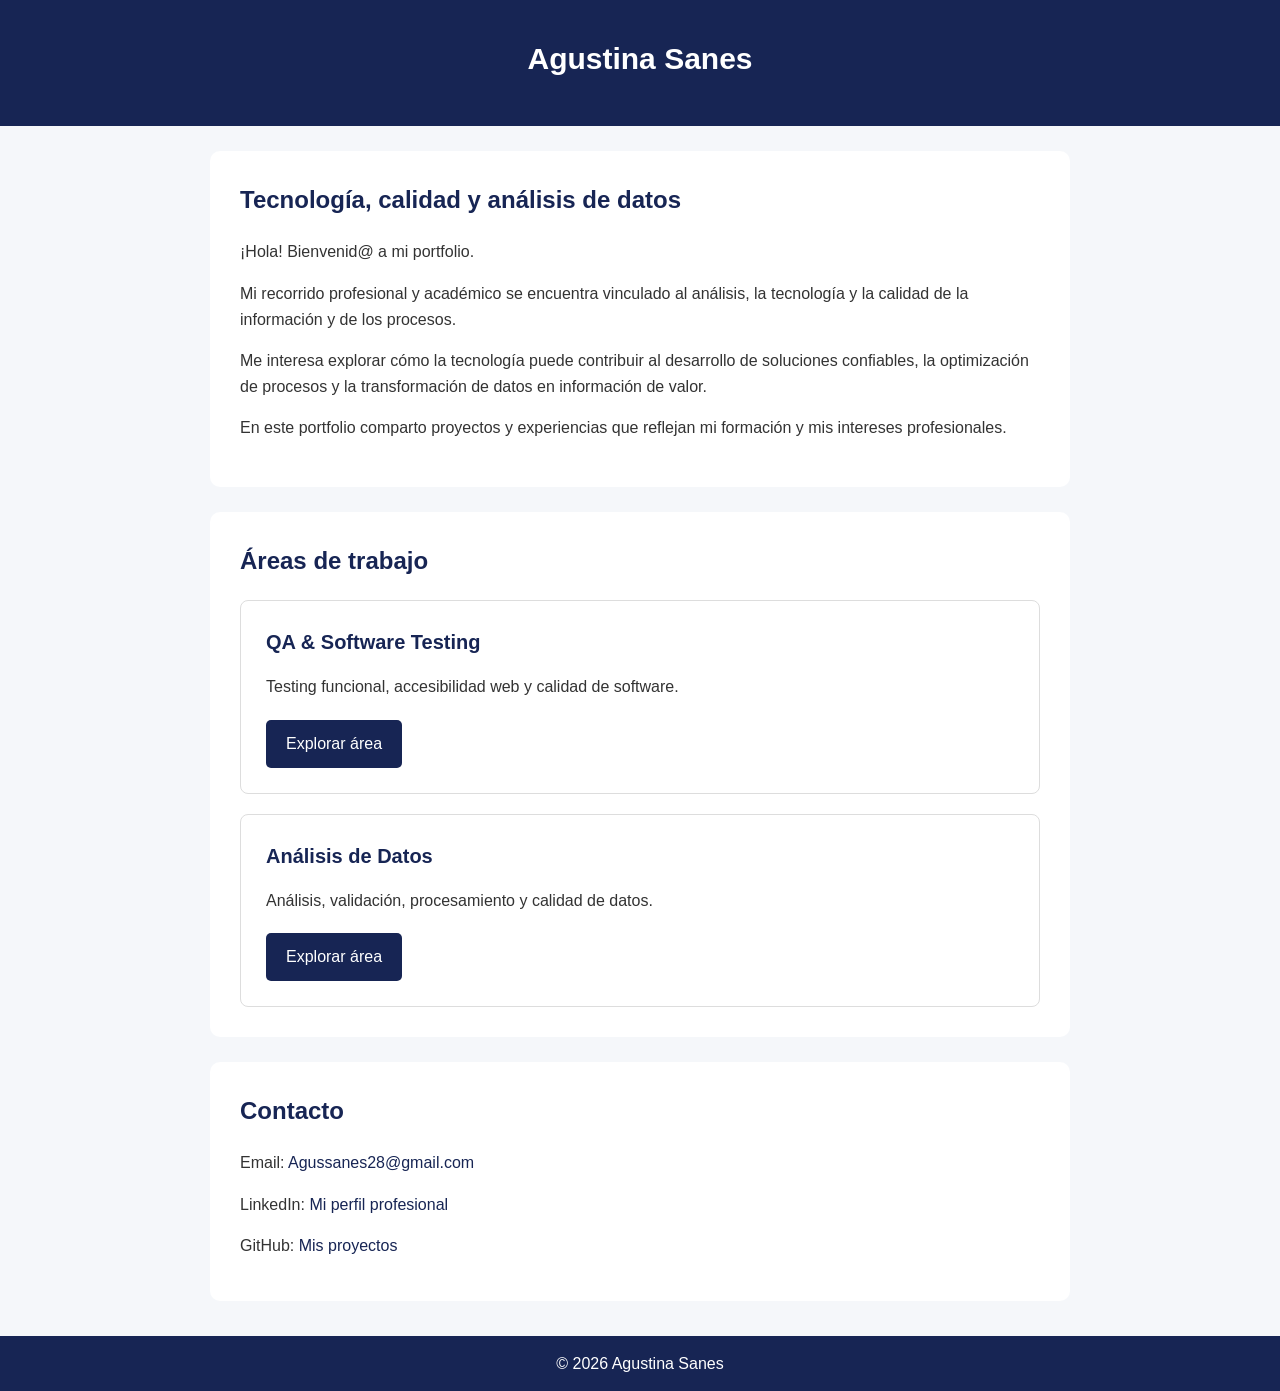
<file: index.html>
<!DOCTYPE html>
<html lang="es">
<head>
    <meta charset="UTF-8">
    <meta name="viewport" content="width=device-width, initial-scale=1.0">
    <title>Portfolio | Agustina Sanes</title>

    <link rel="stylesheet" href="styles.css">

</head>
<body>

<header>
    <h1>Agustina Sanes</h1>
</header>

<main>

    <section class="presentacion">
        <h2>Tecnología, calidad y análisis de datos</h2>

        <p>
            ¡Hola! Bienvenid@ a mi portfolio.
        </p>

        <p>
            Mi recorrido profesional y académico
            se encuentra vinculado al análisis, la tecnología y la calidad de la información y de los procesos.
        </p>

        <p>
            Me interesa explorar cómo la tecnología puede contribuir al desarrollo
            de soluciones confiables, la optimización de procesos y la transformación
            de datos en información de valor.
        </p>

        <p>
            En este portfolio comparto proyectos y experiencias que reflejan mi
            formación y mis intereses profesionales.
        </p>
    </section>

    <section class="areas">
        <h2>Áreas de trabajo</h2>

        <div class="area-card">
            <h3>QA & Software Testing</h3>

            <p>
                Testing funcional, accesibilidad web y calidad de software.
            </p>

            <a href="inicio_testing.html" class="boton">
                Explorar área
            </a>
        </div>

        <div class="area-card">
            <h3>Análisis de Datos</h3>

            <p>
                Análisis, validación, procesamiento y calidad de datos.
            </p>

            <a href="inicio_data.html" class="boton">
                Explorar área
            </a>
        </div>

    </section>

    <section class="contacto">
        <h2>Contacto</h2>

        <p>
            Email:
            <a href="mailto:Agussanes28@gmail.com">
                Agussanes28@gmail.com
            </a>
        </p>

        <p>
            LinkedIn:
            <a href="https://www.linkedin.com/in/agustina-sanes/" target="_blank">
                Mi perfil profesional
            </a>
        </p>

        <p>
            GitHub:
            <a href="https://github.com/AgustinaSanes" target="_blank">
                Mis proyectos
            </a>
        </p>
    </section>

</main>

<footer>
    <p>© 2026 Agustina Sanes</p>
</footer>

</body>
</html>
</file>
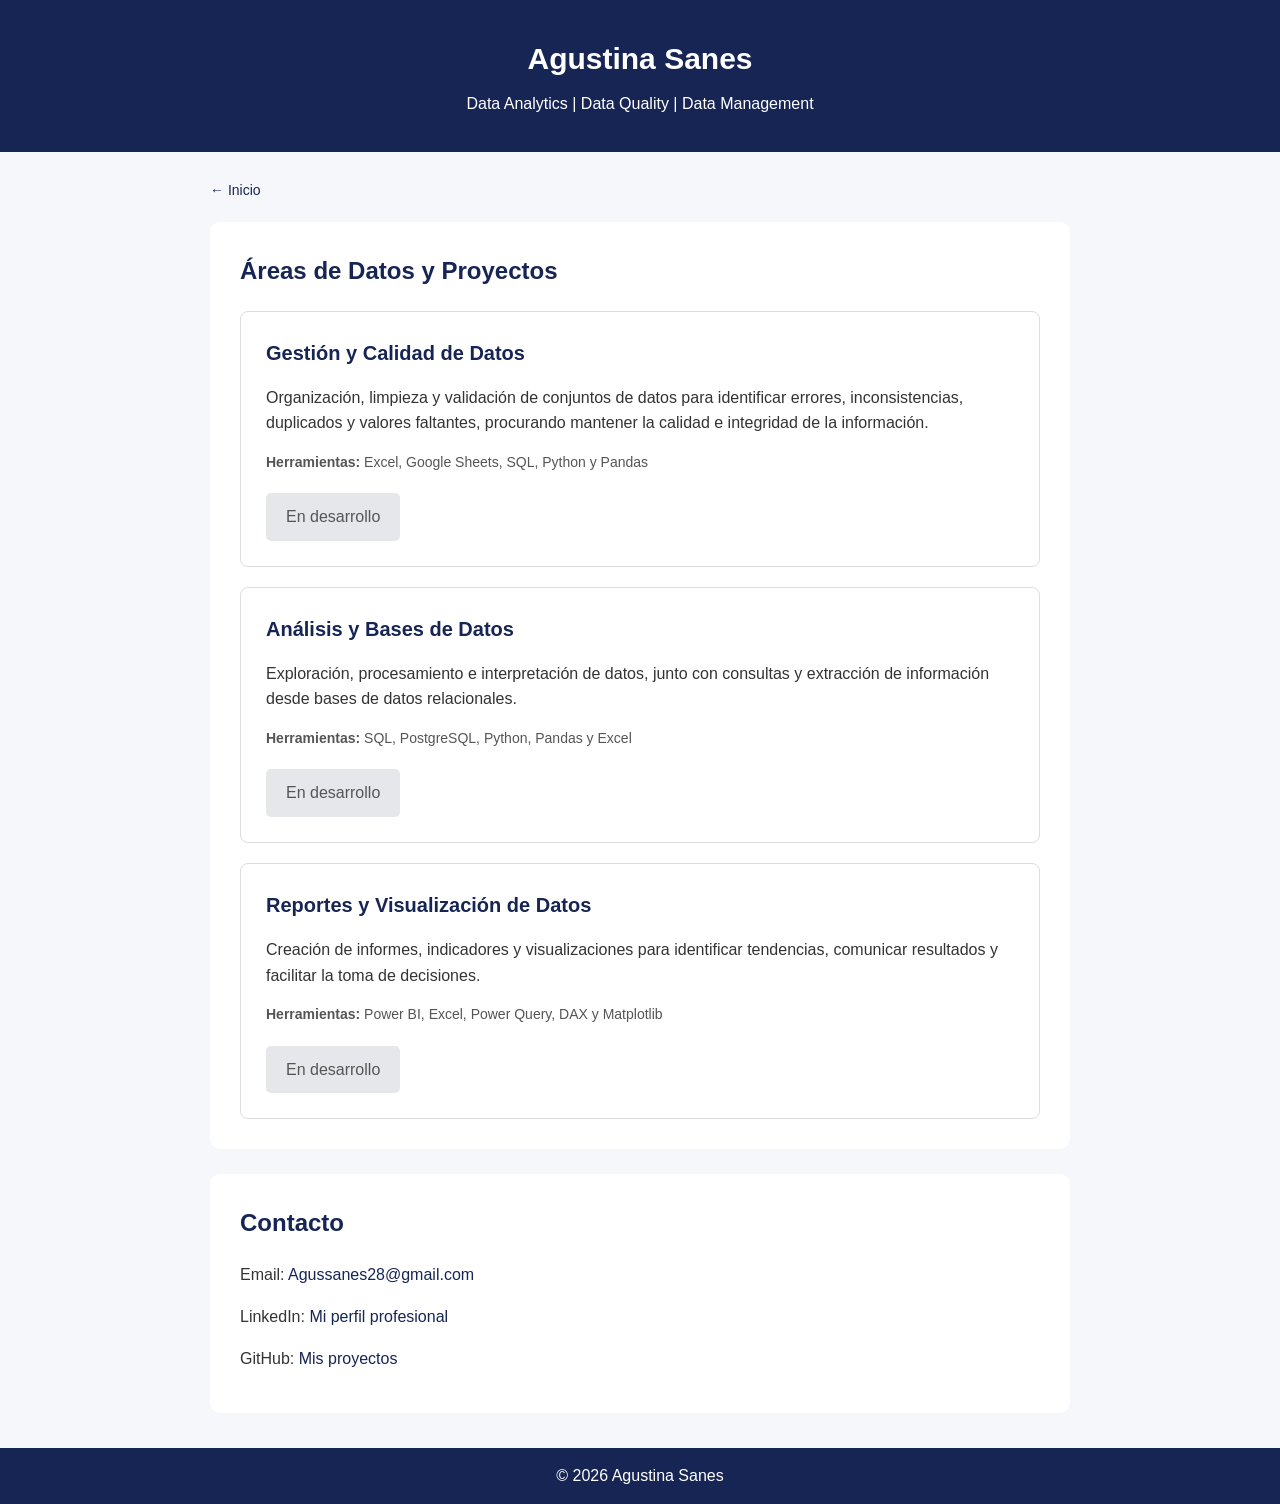
<file: inicio_data.html>
<!DOCTYPE html>
<html lang="es">

<head>
    <meta charset="UTF-8">
    <meta name="viewport" content="width=device-width, initial-scale=1.0">
    <title>Agustina Sanes | Data & Analytics</title>

    <link rel="stylesheet" href="styles.css">
    <link rel="stylesheet" href="componentes.css">
</head>

<body>

<header>
    <h1>Agustina Sanes</h1>
    <p>Data Analytics | Data Quality | Data Management</p>

</header>


<main>

    <!-- NAVEGACIÓN -->
    <nav class="navegacion">
        <a href="index.html">← Inicio</a>
    </nav>

    <!-- ÁREAS Y PROYECTOS -->
    <section id="areas">

        <h2>Áreas de Datos y Proyectos</h2>


        <!-- ÁREA 1 -->
        <article class="area-card">

            <h3>Gestión y Calidad de Datos</h3>

            <p>
                Organización, limpieza y validación de conjuntos de datos para identificar errores, inconsistencias,
                duplicados y valores faltantes, procurando mantener la calidad e integridad de la información.
            </p>

            <p class="herramientas">
                <strong>Herramientas:</strong>
                Excel, Google Sheets, SQL, Python y Pandas
            </p>

            <span class="boton desarrollo">
            En desarrollo
            </span>

        </article>


        <!-- ÁREA 2 -->
        <article class="area-card">

            <h3>Análisis y Bases de Datos</h3>

            <p>
                Exploración, procesamiento e interpretación de datos,
                junto con consultas y extracción de información
                desde bases de datos relacionales.
            </p>

            <p class="herramientas">
                <strong>Herramientas:</strong>
                SQL, PostgreSQL, Python, Pandas y Excel
            </p>

            <span class="boton desarrollo">
            En desarrollo
            </span>

        </article>


        <!-- ÁREA 3 -->
        <article class="area-card">

            <h3>Reportes y Visualización de Datos</h3>

            <p>
                Creación de informes, indicadores y visualizaciones
                para identificar tendencias, comunicar resultados
                y facilitar la toma de decisiones.
            </p>

            <p class="herramientas">
                <strong>Herramientas:</strong>
                Power BI, Excel, Power Query, DAX y Matplotlib
            </p>

            <span class="boton desarrollo">
            En desarrollo
            </span>

        </article>

     </section>

        <section class="contacto">
            <h2>Contacto</h2>

            <p>
                Email:
                <a href="mailto:Agussanes28@gmail.com">
                    Agussanes28@gmail.com
                </a>
            </p>

            <p>
                LinkedIn:
                <a href="https://www.linkedin.com/in/agustina-sanes/" target="_blank">
                    Mi perfil profesional
                </a>
            </p>

            <p>
                GitHub:
                <a href="https://github.com/AgustinaSanes" target="_blank">
                    Mis proyectos
                </a>
            </p>
        </section>

</main>


<footer>
    <p>© 2026 Agustina Sanes</p>
</footer>

</body>
</html>
</file>
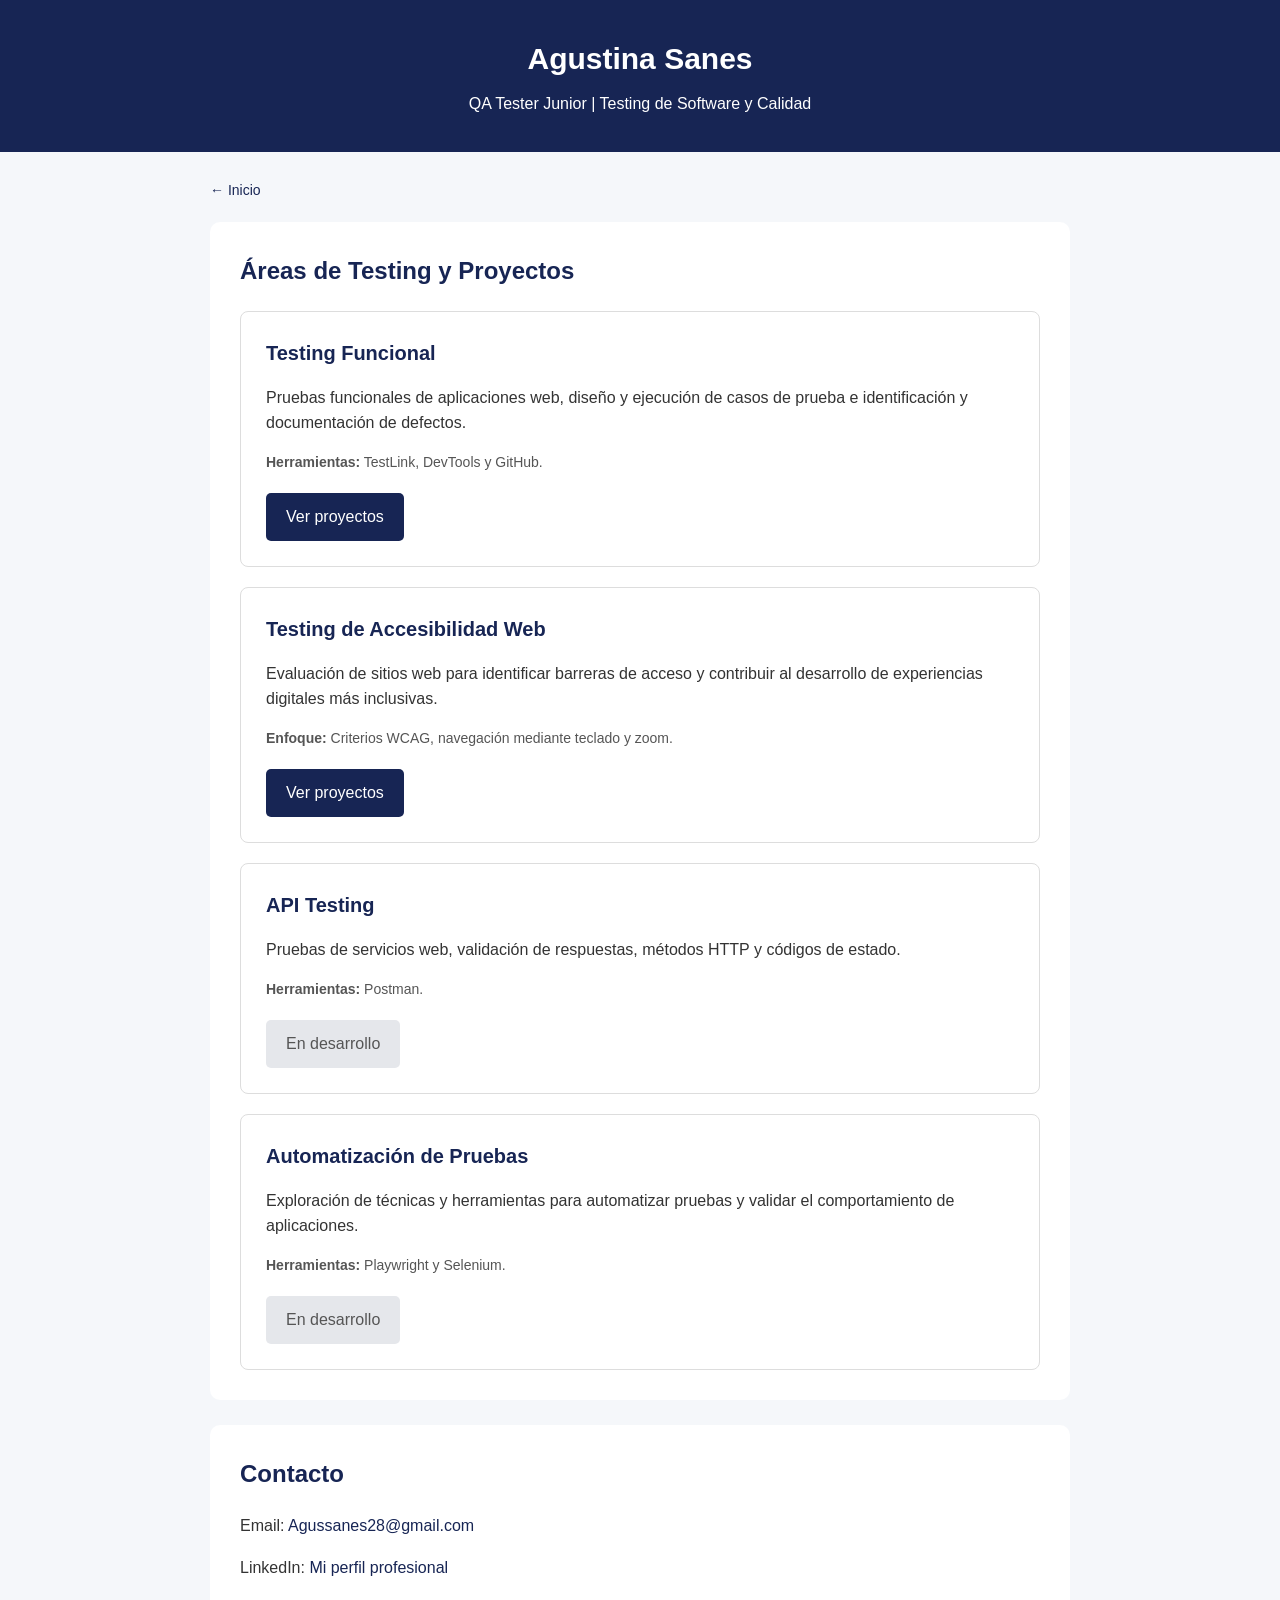
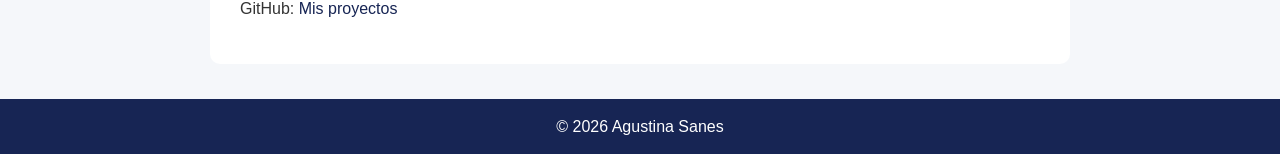
<file: inicio_testing.html>
<!DOCTYPE html>
<html lang="es">

<head>
    <meta charset="UTF-8">
    <meta name="viewport" content="width=device-width, initial-scale=1.0">
    <title>Agustina Sanes | QA Tester Junior</title>

    <link rel="stylesheet" href="styles.css">
    <link rel="stylesheet" href="componentes.css">
</head>

<body>

<!-- ENCABEZADO -->
<header>

    <h1>Agustina Sanes</h1>

    <p>QA Tester Junior | Testing de Software y Calidad</p>

</header>

<main>
    <!-- NAVEGACIÓN -->
    <nav class="navegacion">
        <a href="index.html">← Inicio</a>
    </nav>

    <!-- ÁREAS Y PROYECTOS -->
    <section id="areas">

        <h2>Áreas de Testing y Proyectos</h2>

        <article class="area-card">

            <h3>Testing Funcional</h3>

            <p>
                Pruebas funcionales de aplicaciones web, diseño y ejecución
                de casos de prueba e identificación y documentación de defectos.
            </p>

            <p class="herramientas">
                <strong>Herramientas:</strong>
                TestLink, DevTools y GitHub.
            </p>

            <a href="proyectos-funcional.html" class="boton">Ver proyectos</a>

        </article>


        <article class="area-card">

            <h3>Testing de Accesibilidad Web</h3>

            <p>
                Evaluación de sitios web para identificar barreras de acceso
                y contribuir al desarrollo de experiencias digitales más inclusivas.
            </p>

            <p class="herramientas">
                <strong>Enfoque:</strong>
                Criterios WCAG, navegación mediante teclado y zoom.
            </p>

            <a href="proyectos-accesibilidad.html" class="boton">Ver proyectos</a>

        </article>

        <article class="area-card">

            <h3>API Testing</h3>

            <p>
                Pruebas de servicios web, validación de respuestas,
                métodos HTTP y códigos de estado.
            </p>

            <p class="herramientas">
                <strong>Herramientas:</strong>
                Postman.
            </p>

            <span class="boton desarrollo">
    En desarrollo
    </span>

        </article>


        <article class="area-card">

            <h3>Automatización de Pruebas</h3>

            <p>
                Exploración de técnicas y herramientas para automatizar
                pruebas y validar el comportamiento de aplicaciones.
            </p>

            <p class="herramientas">
                <strong>Herramientas:</strong>
                Playwright y Selenium.
            </p>

            <span class="boton desarrollo">
    En desarrollo
    </span>

        </article>

    </section>


    <section class="contacto">
        <h2>Contacto</h2>

        <p>
            Email:
            <a href="mailto:Agussanes28@gmail.com">
                Agussanes28@gmail.com
            </a>
        </p>

        <p>
            LinkedIn:
            <a href="https://www.linkedin.com/in/agustina-sanes/" target="_blank">
                Mi perfil profesional
            </a>
        </p>

        <p>
            GitHub:
            <a href="https://github.com/AgustinaSanes" target="_blank">
                Mis proyectos
            </a>
        </p>
    </section>

</main>


<!-- PIE DE PÁGINA -->
<footer>
    <p>© 2026 Agustina Sanes</p>
</footer>

</body>

</html>
</file>
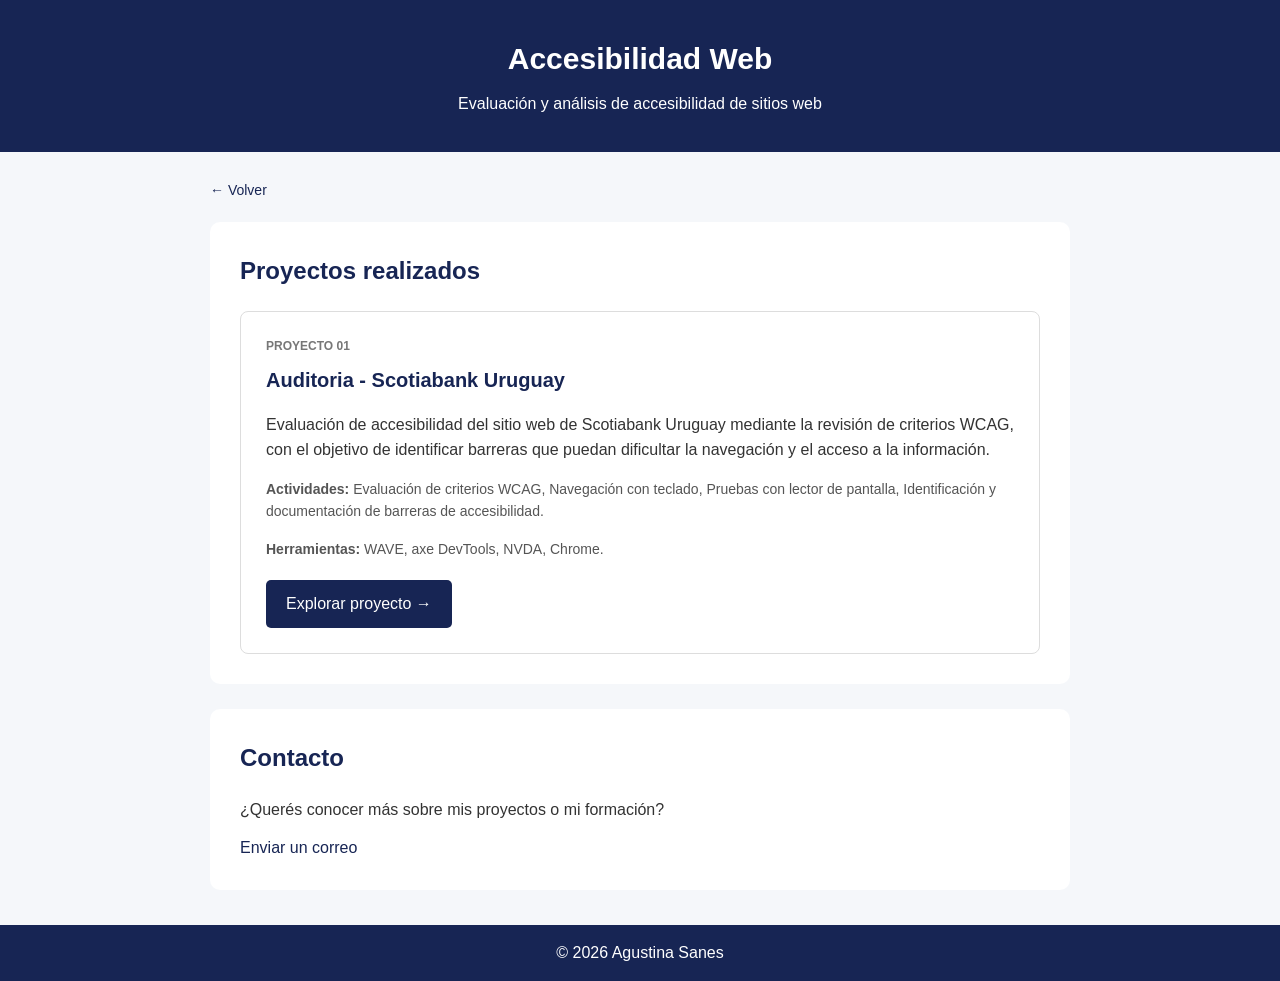
<file: proyectos-accesibilidad.html>
<!DOCTYPE html>
<html lang="es">

<head>
    <meta charset="UTF-8">
    <meta name="viewport" content="width=device-width, initial-scale=1.0">

    <title>Agustina Sanes | Proyectos de Accesibilidad Web</title>

    <link rel="stylesheet" href="styles.css">
    <link rel="stylesheet" href="componentes.css">
</head>

<body>

<!-- ENCABEZADO -->
<header>
    <h1>Accesibilidad Web</h1>
    <p>Evaluación y análisis de accesibilidad de sitios web</p>
</header>

<!-- CONTENIDO PRINCIPAL -->
<main>

    <!-- NAVEGACIÓN -->
    <nav class="navegacion">
        <a href="inicio_testing.html">← Volver</a>
    </nav>

    <!-- PROYECTOS -->
    <section class="proyectos">

        <h2>Proyectos realizados</h2>

        <!-- PROYECTO 01 -->
        <div class="area-card">

            <span class="numero">PROYECTO 01</span>

            <h3>Auditoria - Scotiabank Uruguay</h3>

            <p>
                Evaluación de accesibilidad del sitio web de Scotiabank Uruguay
                mediante la revisión de criterios WCAG, con el objetivo de
                identificar barreras que puedan dificultar la navegación
                y el acceso a la información.
            </p>

            <p class="herramientas">
                <strong>Actividades:</strong>
                Evaluación de criterios WCAG, Navegación con teclado,
                Pruebas con lector de pantalla, Identificación y
                documentación de barreras de accesibilidad.
            </p>

            <p class="herramientas">
                <strong>Herramientas:</strong>
                WAVE, axe DevTools, NVDA, Chrome.
            </p>

            <a href="proyecto-accesibilidad-01.html" class="boton">
                Explorar proyecto →
            </a>

        </div>

    </section>

    <!-- CONTACTO -->
    <section class="contacto">

        <h2>Contacto</h2>

        <p>
            ¿Querés conocer más sobre mis proyectos o mi formación?
        </p>

        <a href="mailto:Agussanes28@gmail.com">Enviar un correo</a>

    </section>

</main>

<!-- PIE DE PÁGINA -->
<footer>
    <p>© 2026 Agustina Sanes</p>
</footer>

</body>
</html>
</file>
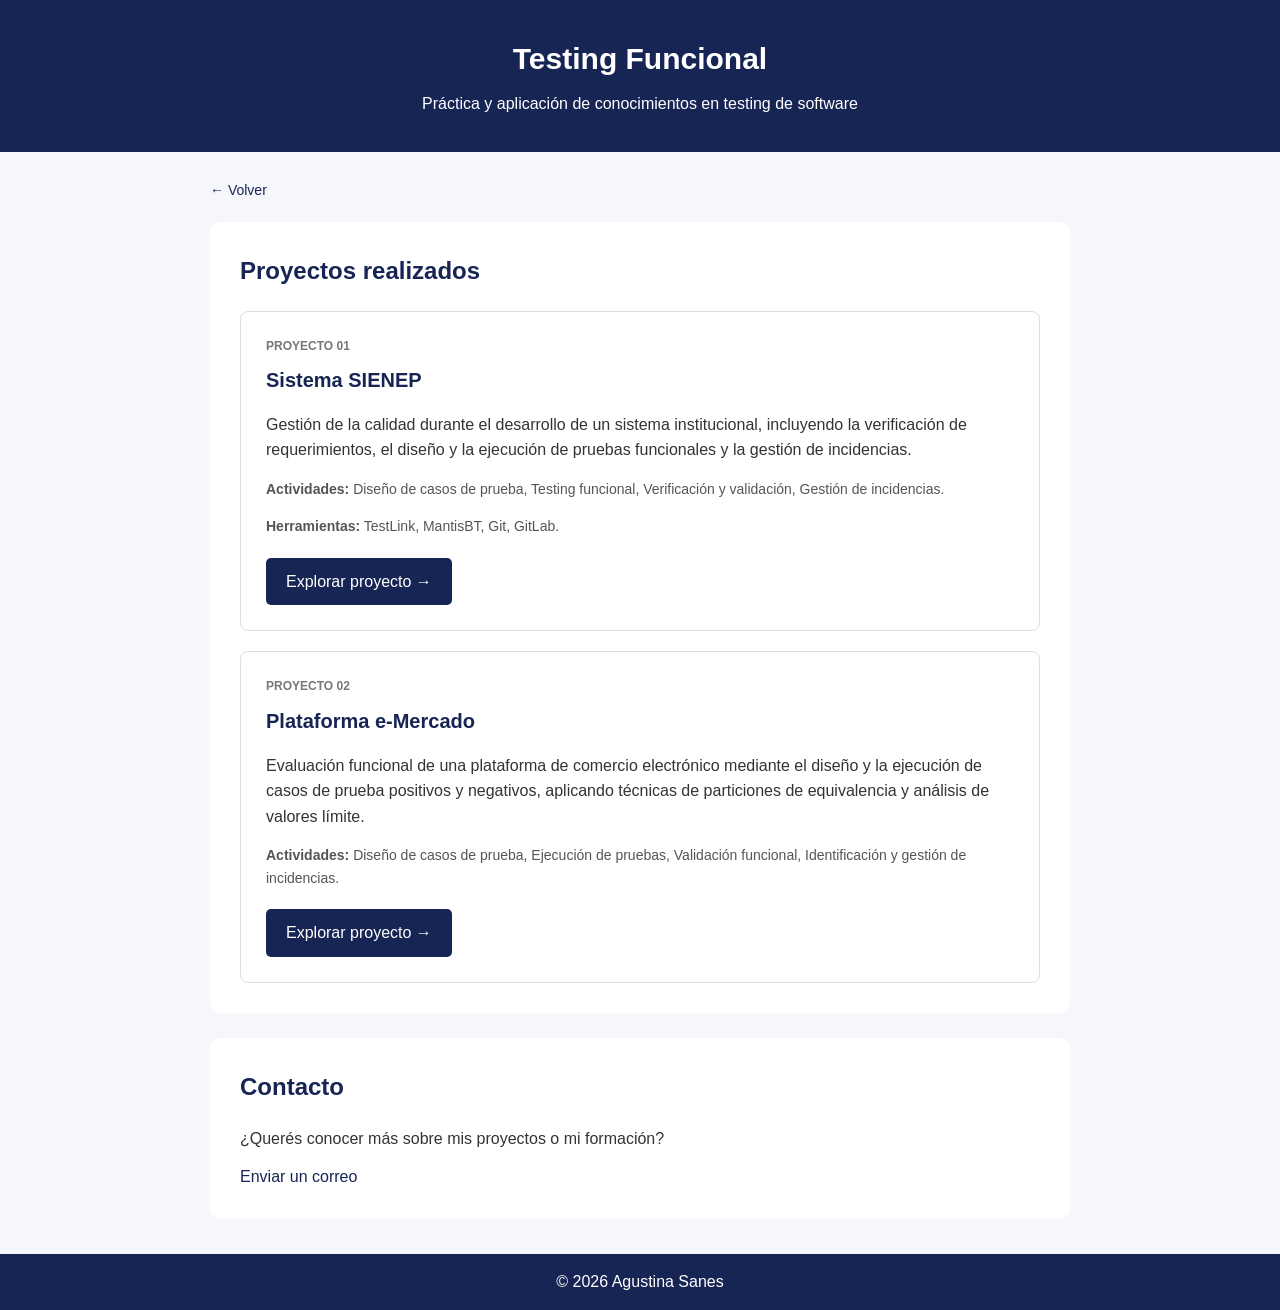
<file: proyectos-funcional.html>
<!DOCTYPE html>
<html lang="es">

<head>
    <meta charset="UTF-8">
    <meta name="viewport" content="width=device-width, initial-scale=1.0">

    <title>Agustina Sanes | Proyectos de Testing Funcional</title>

    <link rel="stylesheet" href="styles.css">
    <link rel="stylesheet" href="componentes.css">
</head>

<body>

<!-- ENCABEZADO -->
<header>
    <h1>Testing Funcional</h1>
    <p>Práctica y aplicación de conocimientos en testing de software</p>
</header>

<!-- CONTENIDO PRINCIPAL -->
<main>

    <!-- NAVEGACIÓN -->
    <nav class="navegacion">
        <a href="inicio_testing.html">← Volver</a>
    </nav>

    <!-- PROYECTOS -->
    <section class="proyectos">

        <h2>Proyectos realizados</h2>

        <!-- PROYECTO 01 -->
        <div class="area-card">

            <span class="numero">PROYECTO 01</span>

            <h3>Sistema SIENEP</h3>

            <p>
                Gestión de la calidad durante el desarrollo de un sistema
                institucional, incluyendo la verificación de requerimientos,
                el diseño y la ejecución de pruebas funcionales y la gestión
                de incidencias.
            </p>

            <p class="herramientas">
                <strong>Actividades:</strong>
                Diseño de casos de prueba, Testing funcional,
                Verificación y validación, Gestión de incidencias.
            </p>

            <p class="herramientas">
                <strong>Herramientas:</strong>
                TestLink, MantisBT, Git, GitLab.
            </p>

            <a href="proyecto-01.html" class="boton">
                Explorar proyecto →
            </a>

        </div>

        <!-- PROYECTO 02 -->
        <div class="area-card">

            <span class="numero">PROYECTO 02</span>

            <h3>Plataforma e-Mercado</h3>

            <p>
                Evaluación funcional de una plataforma de comercio electrónico
                mediante el diseño y la ejecución de casos de prueba positivos
                y negativos, aplicando técnicas de particiones de equivalencia
                y análisis de valores límite.
            </p>

            <p class="herramientas">
                <strong>Actividades:</strong>
                Diseño de casos de prueba, Ejecución de pruebas,
                Validación funcional, Identificación y gestión de incidencias.
            </p>

            <a href="proyecto-02.html" class="boton">
                Explorar proyecto →
            </a>

        </div>

    </section>

    <!-- CONTACTO -->
    <section class="contacto">

        <h2>Contacto</h2>

        <p>
            ¿Querés conocer más sobre mis proyectos o mi formación?
        </p>

        <a href="mailto:Agussanes28@gmail.com">Enviar un correo</a>

    </section>

</main>

<!-- PIE DE PÁGINA -->
<footer>
    <p>© 2026 Agustina Sanes</p>
</footer>

</body>
</html>
</file>
<file: styles.css>
/* ESTILOS GENERALES */

* {
    box-sizing: border-box;
}

body {
    font-family: Arial, sans-serif;
    background-color: #f5f7fa;
    color: #333;
    margin: 0;
    line-height: 1.6;
}

/* ENCABEZADO */

header,
footer {
    background-color: #172554;
    color: white;
    text-align: center;
}

header {
    padding: 35px 20px;
}

header h1 {
    margin: 0 0 8px;
    font-size: 30px;
}

header p {
    margin: 0;
    font-size: 16px;
}

/* NAVEGACIÓN */

.navegacion {
    margin-bottom: 20px;
}

.navegacion a {
    color: #172554;
    text-decoration: none;
    font-size: 14px;
}

.navegacion a:hover {
    text-decoration: underline;
}

/* CONTENIDO PRINCIPAL */

main {
    max-width: 900px;
    margin: 25px auto 35px;
    padding: 0 20px;
}

/* SECCIONES */

section {
    background-color: white;
    padding: 30px;
    margin-bottom: 25px;
    border-radius: 10px;
}

/* TÍTULOS */

h2 {
    color: #172554;
    margin: 0 0 20px;
    font-size: 24px;
}

/* TARJETAS */

.area-card {
    border: 1px solid #ddd;
    border-radius: 8px;
    padding: 25px;
    margin-top: 20px;
    transition: box-shadow 0.3s ease;
}

.area-card:hover {
    box-shadow: 0 3px 12px rgba(0, 0, 0, 0.08);
}

.area-card h3 {
    color: #172554;
    margin: 0 0 12px;
    font-size: 20px;
}

.area-card p {
    line-height: 1.6;
    margin-bottom: 15px;
}

/* HERRAMIENTAS */

.herramientas {
    font-size: 14px;
    color: #555;
}

/* BOTONES */

.boton {
    display: inline-block;
    background-color: #172554;
    color: white;
    text-decoration: none;
    padding: 11px 20px;
    border-radius: 5px;
    margin-top: 5px;
    transition: background-color 0.3s ease;
}

.boton:hover {
    background-color: #263b75;
}

/* BOTÓN EN DESARROLLO */

.boton.desarrollo {
    background-color: #e5e7eb;
    color: #555;
    cursor: default;
}

.boton.desarrollo:hover {
    background-color: #e5e7eb;
}

/* CONTACTO */

.contacto p {
    margin-bottom: 12px;
}

.contacto a {
    color: #172554;
    text-decoration: none;
}

.contacto a:hover {
    text-decoration: underline;
}

/* PIE DE PÁGINA */

footer {
    padding: 15px;
}

footer p {
    margin: 0;
}

/* ACCESIBILIDAD */

a:focus-visible {
    outline: 3px solid #f59e0b;
    outline-offset: 3px;
}

/* DISEÑO RESPONSIVE */

@media (max-width: 600px) {

    header {
        padding: 28px 15px;
    }

    header h1 {
        font-size: 25px;
    }

    main {
        margin: 20px auto;
        padding: 0 12px;
    }

    section {
        padding: 22px;
    }

    .area-card {
        padding: 20px;
    }
}
</file>
<file: componentes.css>
/* PRESENTACIÓN */

.presentacion p {
    line-height: 1.7;
    margin-bottom: 15px;
}

/* INTRODUCCIÓN */

.introduccion h2 {
    margin: 15px 0;
}

.introduccion p {
    margin-bottom: 0;
}

/* NUMERACIÓN */

.numero {
    display: block;
    color: #777;
    font-size: 12px;
    font-weight: bold;
    margin-bottom: 8px;
}
</file>
